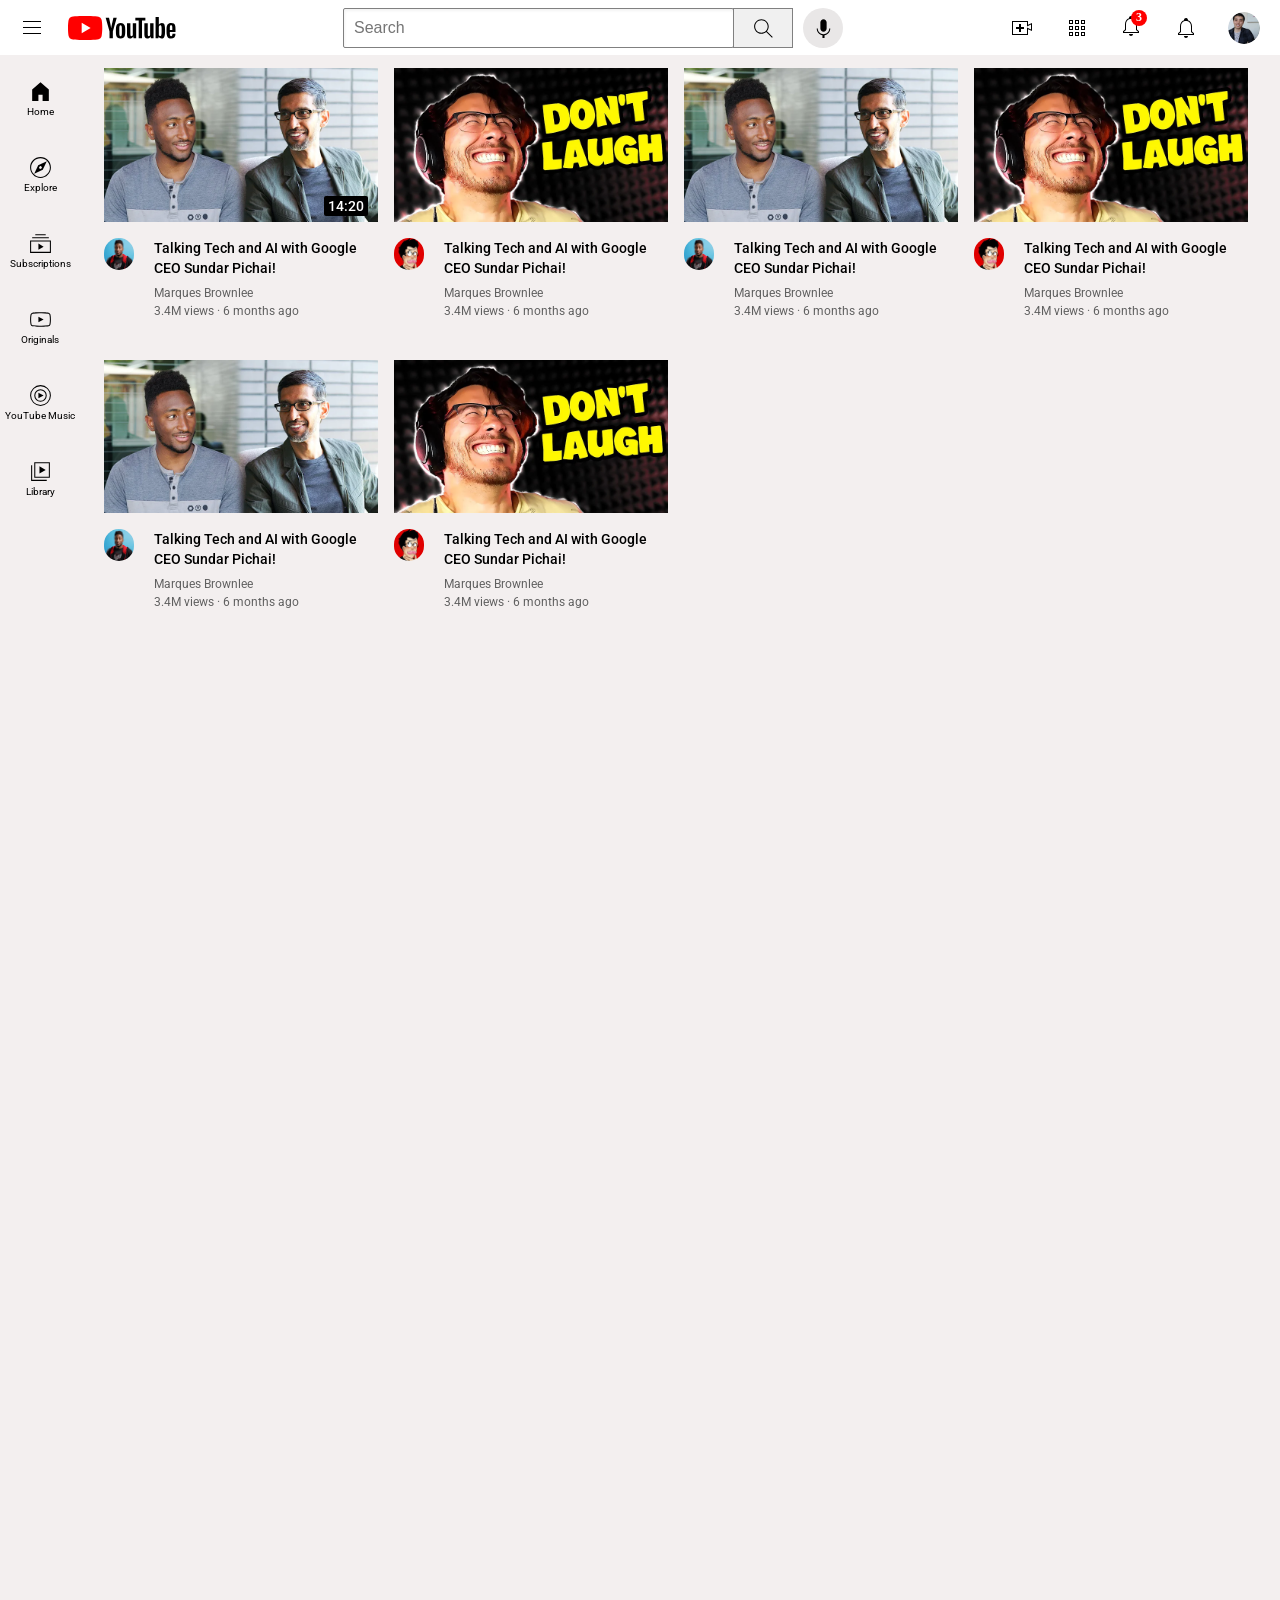
<file: index.html>
<!DOCTYPE html>
<html>
    <head>
        <link rel="stylesheet" href="styles/button.css">
        <link rel="preconnect" href="https://fonts.googleapis.com">
        <link rel="preconnect" href="https://fonts.gstatic.com" crossorigin>
        <link href="https://fonts.googleapis.com/css2?family=Roboto:ital,wght@0,100..900;1,100..900&display=swap" rel="stylesheet">
        <link rel="stylesheet" href="styles/video.css">
        <link rel="stylesheet" href="styles/general.css">
        <link rel="stylesheet" href="styles/header.css">
        <link rel="stylesheet" href="styles/sidebar.css">
    </head>
    <body>
        <div class="header">

            <div class="left-section"> 
                <img class="hamburger-menu" src="icons/hamburger-menu.svg" alt="Menu Icon" >    
                <img class="youtube-logo" src="icons/youtube-logo.svg" alt="YouTube Logo" >   
            </div>

            <div class="middle-section">
                <input class="search-bar" type="text" placeholder="Search">
                <button class="search-button">
                    <img class="search-icon" src="icons/search.svg" alt="Search Icon" >
                    <div class="tooltip">Search</div>
                </button>
                <button class="voice-search-button">
                    <img class="voice-search-icon" src="icons/voice-search-icon.svg" alt="Voice Search Icon" >
                </button>
            </div>

            <div class="right-section">
                <img class="upload-icon" src="icons/upload.svg" alt="upload Icon" >
                <img class="apps-icon" src="icons/youtube-apps.svg" alt="YouTube Icon" >
                <div class="notifications-icon-container">
                    <img class="notifications-icon" src="icons/notifications.svg" alt="Notifications Icon" >    
                    <div class="notification-badge">3</div>
                </div>
                <img class="notifications-icon" src="icons/notifications.svg" alt="Notifications Icon" >
                <img class="profile-picture" src="icons/my-channel.jpeg" alt="Profile Picture" width="32px">
            </div>

        </div>

        <div class="sidebar">
            <div class="sidebar-links">
                <img class="sidebar-icons" src="sidebar-icons/home.svg" alt="Home Icon" >
                <div class="sidebar-text">Home</div>
            </div>
            <div class="sidebar-links">
                <img class="sidebar-icons" src="sidebar-icons/explore.svg" alt="Explore Icon" >
                <div class="sidebar-text">Explore</div>
            </div>
            <div class="sidebar-links">
                <img class="sidebar-icons" src="sidebar-icons/subscriptions.svg" alt="subscriptions Icon" >
                <div class="sidebar-text">Subscriptions</div>
            </div>
            <div class="sidebar-links">
                <img class="sidebar-icons" src="sidebar-icons/originals.svg" alt="originals Icon" >
                <div class="sidebar-text">Originals</div>
            </div>
            <div class="sidebar-links">
                <img class="sidebar-icons" src="sidebar-icons/youtube-music.svg" alt="youtube-music Icon" >   
                <div class="sidebar-text">YouTube Music</div>
            </div>
            <div class="sidebar-links">
                <img class="sidebar-icons" src="sidebar-icons/library.svg" alt="library Icon" >
                <div class="sidebar-text">Library</div>
            </div>
        </div>

        <div class="video-grid">
            <div class="video-preview">        
                <div class="thumbnail-row">
                    <img class="thumbnail" src="thumbnail/thumbnail-1.webp" alt="Car Image">
                     <div class="video-time">
                    14:20
                </div>
                </div>
               
                <div class="video-info-grid">
                    <div class="channel-picture">
                        <img class="profile-picture" src="profile/channel-1.jpeg" alt="Car Image" width="30px">
                    </div>
                    <div class="video-info">
                        <p class="video-title">Talking Tech and AI with Google CEO Sundar Pichai! </p>
                        <p class="video-author">Marques Brownlee</p>
                        <p class="video-stats">3.4M views · 6 months ago</p>
                    </div>      
                </div>
            </div>

            <div class="video-preview">        
                <div class="thumbnail-row">
                    <img class="thumbnail" src="thumbnail/thumbnail-2.webp" alt="Car Image" >
                </div>
                <div class="video-info-grid">
                    <div class="channel-picture">
                        <img class="profile-picture" src="profile/channel-2.jpeg" alt="Car Image" width="30px">
                    </div>
                    <div class="video-info">
                        <p class="video-title">Talking Tech and AI with Google CEO Sundar Pichai! </p>
                        <p class="video-author">Marques Brownlee</p>
                        <p class="video-stats">3.4M views · 6 months ago</p>
                    </div>        
                </div>
            </div>

                        <div class="video-preview">        
                <div class="thumbnail-row">
                    <img class="thumbnail" src="thumbnail/thumbnail-1.webp" alt="Car Image" >
                </div>
                <div class="video-info-grid">
                    <div class="channel-picture">
                        <img class="profile-picture" src="profile/channel-1.jpeg" alt="Car Image" width="30px">
                    </div>
                    <div class="video-info">
                        <p class="video-title">Talking Tech and AI with Google CEO Sundar Pichai! </p>
                        <p class="video-author">Marques Brownlee</p>
                        <p class="video-stats">3.4M views · 6 months ago</p>
                    </div>      
                </div>
            </div>

            <div class="video-preview">        
                <div class="thumbnail-row">
                    <img class="thumbnail" src="thumbnail/thumbnail-2.webp" alt="Car Image" >
                </div>
                <div class="video-info-grid">
                    <div class="channel-picture">
                        <img class="profile-picture" src="profile/channel-2.jpeg" alt="Car Image" width="30px">
                    </div>
                    <div class="video-info">
                        <p class="video-title">Talking Tech and AI with Google CEO Sundar Pichai! </p>
                        <p class="video-author">Marques Brownlee</p>
                        <p class="video-stats">3.4M views · 6 months ago</p>
                    </div>        
                </div>
            </div>

            <div class="video-preview">        
                <div class="thumbnail-row">
                    <img class="thumbnail" src="thumbnail/thumbnail-1.webp" alt="Car Image" >
                </div>
                <div class="video-info-grid">
                    <div class="channel-picture">
                        <img class="profile-picture" src="profile/channel-1.jpeg" alt="Car Image" width="30px">
                    </div>
                    <div class="video-info">
                        <p class="video-title">Talking Tech and AI with Google CEO Sundar Pichai! </p>
                        <p class="video-author">Marques Brownlee</p>
                        <p class="video-stats">3.4M views · 6 months ago</p>
                    </div>      
                </div>
            </div>

            <div class="video-preview">        
                <div class="thumbnail-row">
                    <img class="thumbnail" src="thumbnail/thumbnail-2.webp" alt="Car Image">
                </div>
                <div class="video-info-grid">
                    <div class="channel-picture">
                        <img class="profile-picture" src="profile/channel-2.jpeg" alt="Car Image" width="30px">
                    </div>
                    <div class="video-info">
                        <p class="video-title">Talking Tech and AI with Google CEO Sundar Pichai! </p>
                        <p class="video-author">Marques Brownlee</p>
                        <p class="video-stats">3.4M views · 6 months ago</p>
                    </div>        
                </div>
            </div>
        </div>
    </body>
</html>
</file>
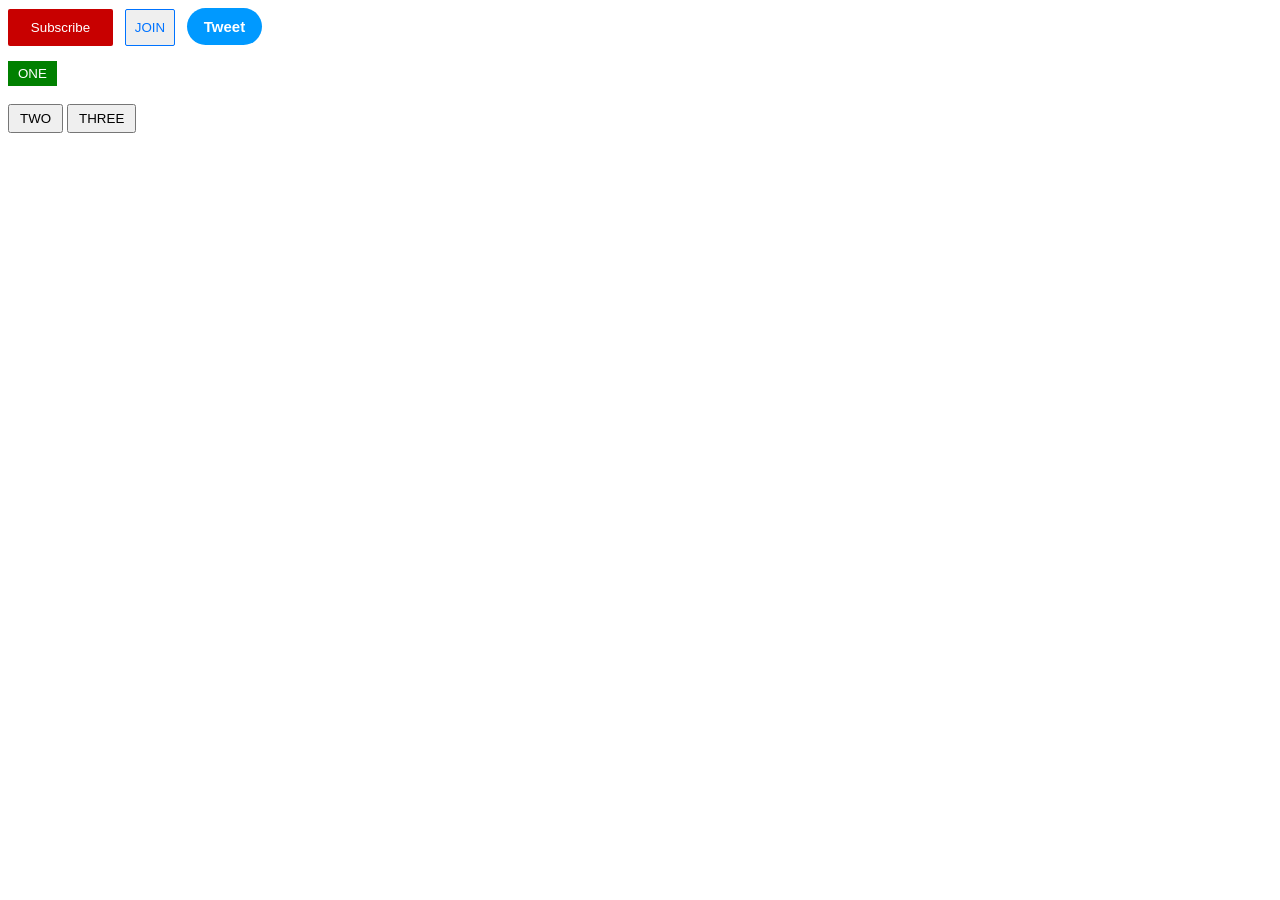
<file: buttons.html>
<!DOCTYPE html>
<html>
    <head>
        <link rel="stylesheet" href="styles/button.css">
    </head>
    <body>
        <button class="btn-sub">Subscribe</button>
        <button class="btn-join">JOIN</button>
        <button class="btn-tweet">Tweet</button>
        <div class="div-class">
            <button class="btn-one">ONE</button>
            <div><br>
            <button class="btn-two">TWO</button>
            <button class="btn-three">THREE</button>
            </div>
        </div>
    </body>
</html>
</file>
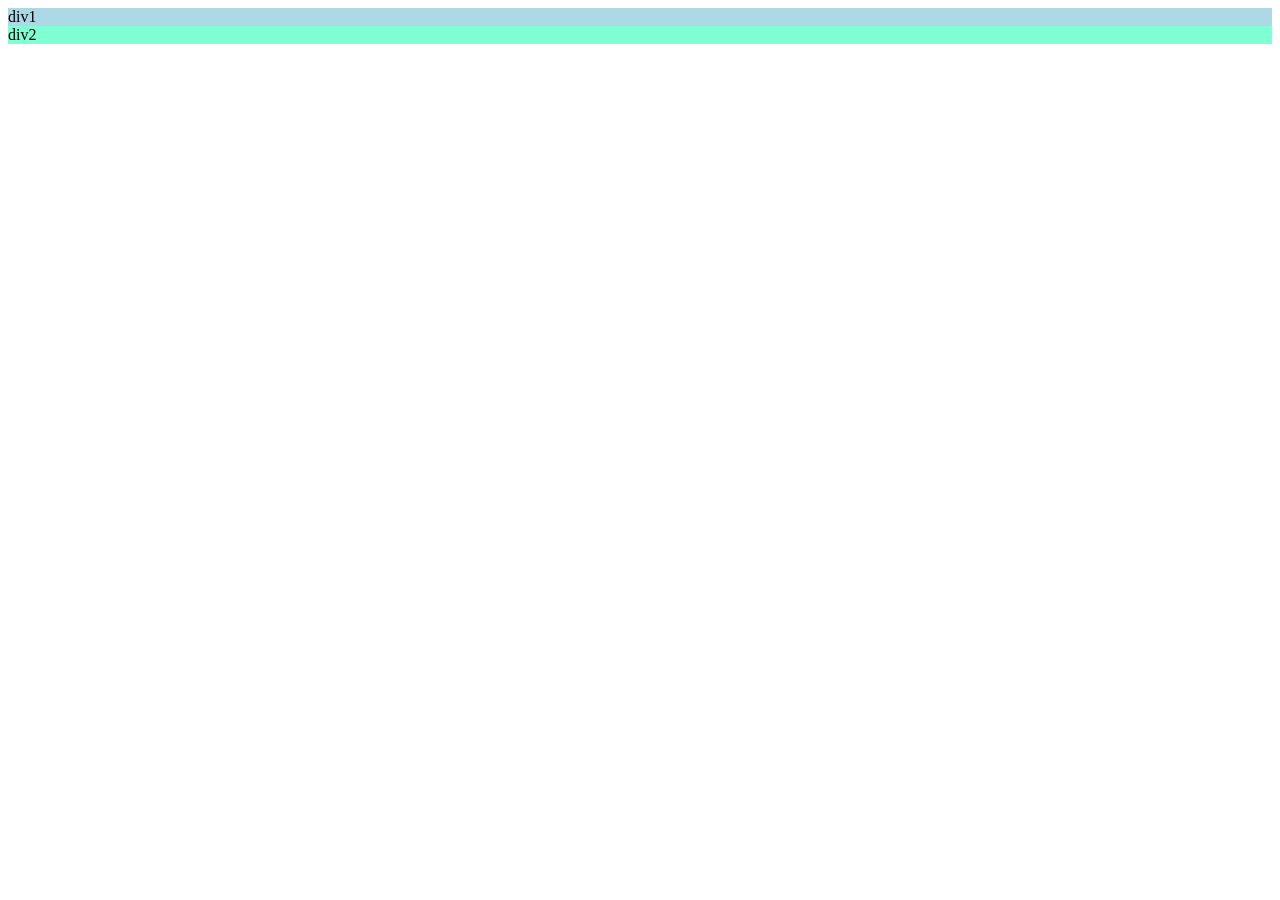
<file: flexbox-practice.html>
<!DOCTYPE html>
<html>
    <head>
        <title>Flexbox Practice</title>
    </head>
    <body>
        <div style="background-color: lightblue;">
            div1
        </div>
        <div style="background-color: aquamarine;">
            div2
        </div>
    </body>
</html>
</file>
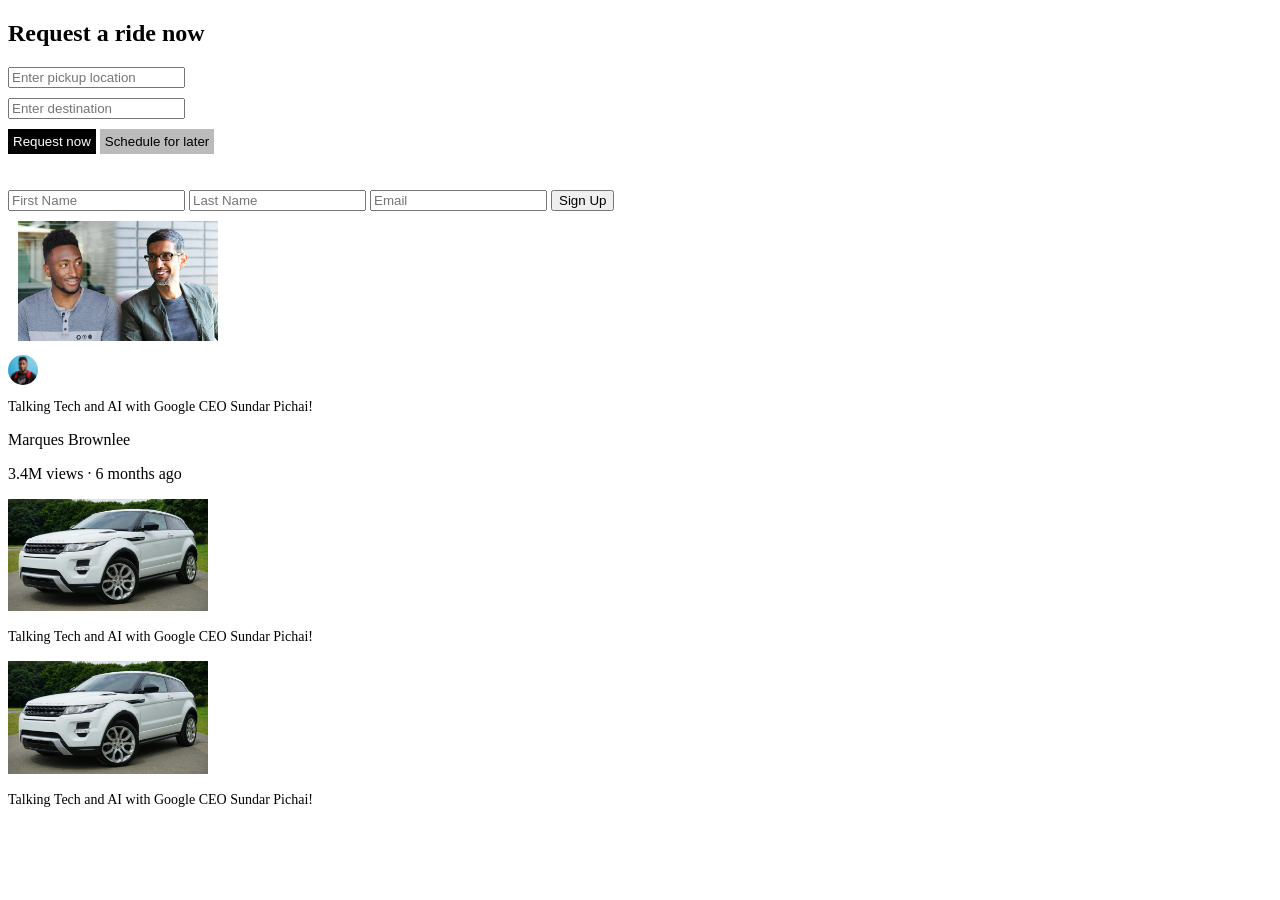
<file: Form.html>
<!DOCTYPE html>
<html>
    <head>
        <link rel="stylesheet" href="styles/button.css">
        <style>
        .pickup, .destination {
            display: block;
            margin-bottom: 10px;
        }
        .btn-req-now{
            background-color: black;
            color: white;
            padding: 5px;
            border: none;
        }
        .btn-sch-later{
            background-color: rgb(187, 187, 187);
            color: black;
            padding: 5px;
            border: none;
        }
        .thumbmail-container {
            display: inline-block;
            width: 200px;
            margin: 10px;
        }
        .thumbmail-container img {
            width: 200px;       /* desired display width */
            height: 120px;      /* desired display height */
            object-fit: cover;  /* cover = fill & crop, contain = fit with letterbox */
        /*     display: block;*/
        /*  
           margin: 0 auto;*/
        }
        .thumbmail-container{
             display: inline-block;
        }
        .video-profile {
            display: inline-block;
            border-radius: 35px;
            vertical-align: top;
        }
        .video-title{
            font-size: 14px;
            font-weight: 500;
        }
        .channel-name{

        }
        .video-stats{

        } 
        .video-grid{
            display: inline-block;
            margin-left: 10px;
        }
        </style>
    </head>
    <body>
        <div>
            <h2>Request a ride now</h2>
            <input type="text" class="pickup" placeholder="Enter pickup location">
            <input type="text" class="destination" placeholder="Enter destination">
            <button class="btn-req-now">Request now</button>
            <button class="btn-sch-later">Schedule for later</button>
        </div>
        <br><br>
        <div>
            <input type="text" class="fName" placeholder="First Name">
            <input type="text" class="fName" placeholder="Last Name">
            <input type="email" class="email" placeholder="Email">
            <button class="btn-signUp">Sign Up</button>
        </div>


        <div class="thumbmail-container">
                <img src="thumbnail/thumbnail-1.webp" alt="Car Image" width="200px">
        </div>
        <div class="video-tiles">
            <img class="video-profile" src="profile/channel-1.jpeg" alt="Car Image" width="30px">
            <p class="video-title">Talking Tech and AI with Google CEO Sundar Pichai! </p>
            <p class="channel-name">Marques Brownlee</p>
            <p class="video-stats">3.4M views · 6 months ago</p>
        </div>


        <div class="car-tiles">
           <img src="img/car1.jpg" alt="Car Image" width="200px">
           <p class="video-title">Talking Tech and AI with Google CEO Sundar Pichai! </p>
           <p class="channel-name"></p>
           <p class="video-stats"></p>
        </div>
        <div class="car-tiles">
           <img src="img/car1.jpg" alt="Car Image" width="200px">
           <p class="video-title">Talking Tech and AI with Google CEO Sundar Pichai! </p>
           <p class="channel-name"></p>
           <p class="video-stats"></p>
        </div> 
    </body>
</html>
</file>
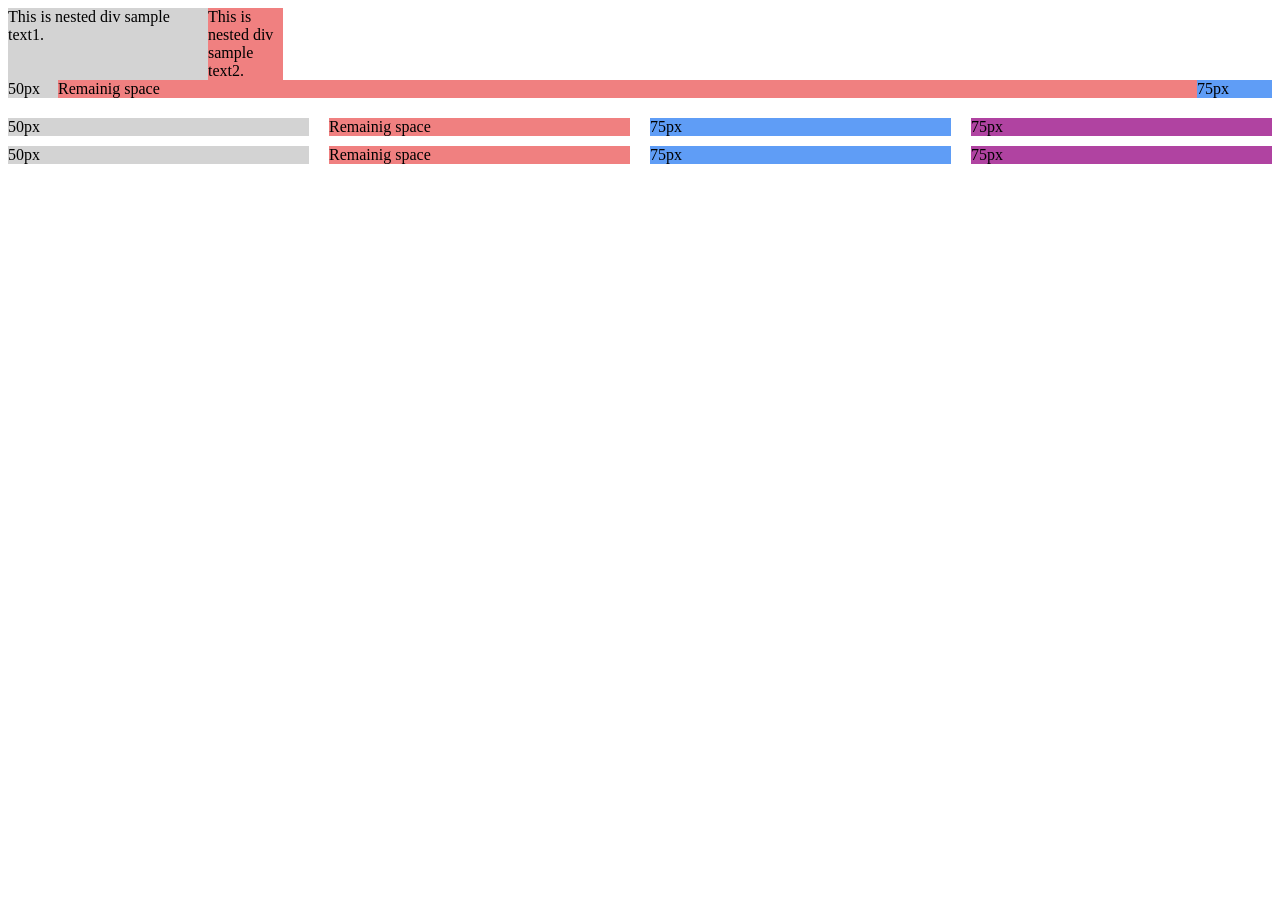
<file: grid-practice.html>
<!DOCTYPE html>
<html>
    <head>
        <style>
        .grid-class{
            display: grid;
            grid-template-columns: 200px 75px;
        }
        .grid-class1{
            display: grid;
            grid-template-columns: 50px 1fr 75px;
        }
        .grid-class2{
            display: grid;
            grid-template-columns: 1fr 1fr 1fr 1fr;
            column-gap: 20px;
            row-gap: 10px;
            margin-top: 20px;
        }
        </style>
    </head>

    <body>
<div class="grid-class">  
    <div style="background-color: lightgrey;">
        This is nested div sample text1.
    </div>
    <div style="background-color: lightcoral;">
        This is nested div sample text2.
    </div>
</div>

<div class="grid-class1">  
    <div style="background-color: lightgrey;">
        50px
    </div>
    <div style="background-color: lightcoral;">
        Remainig space
    </div>
    <div style="background-color: rgb(95, 157, 246);">
        75px
    </div>
</div>

<div class="grid-class2">  
    <div style="background-color: lightgrey;">
        50px
    </div>
    <div style="background-color: lightcoral;">
        Remainig space
    </div>
    <div style="background-color: rgb(95, 157, 246);">
        75px
    </div>
    <div style="background-color: rgb(176, 67, 161);">
        75px
    </div>
        <div style="background-color: lightgrey;">
        50px
    </div>
    <div style="background-color: lightcoral;">
        Remainig space
    </div>
    <div style="background-color: rgb(95, 157, 246);">
        75px
    </div>
    <div style="background-color: rgb(176, 67, 161);">
        75px
    </div>
</div>
    </body>
</html>
</file>
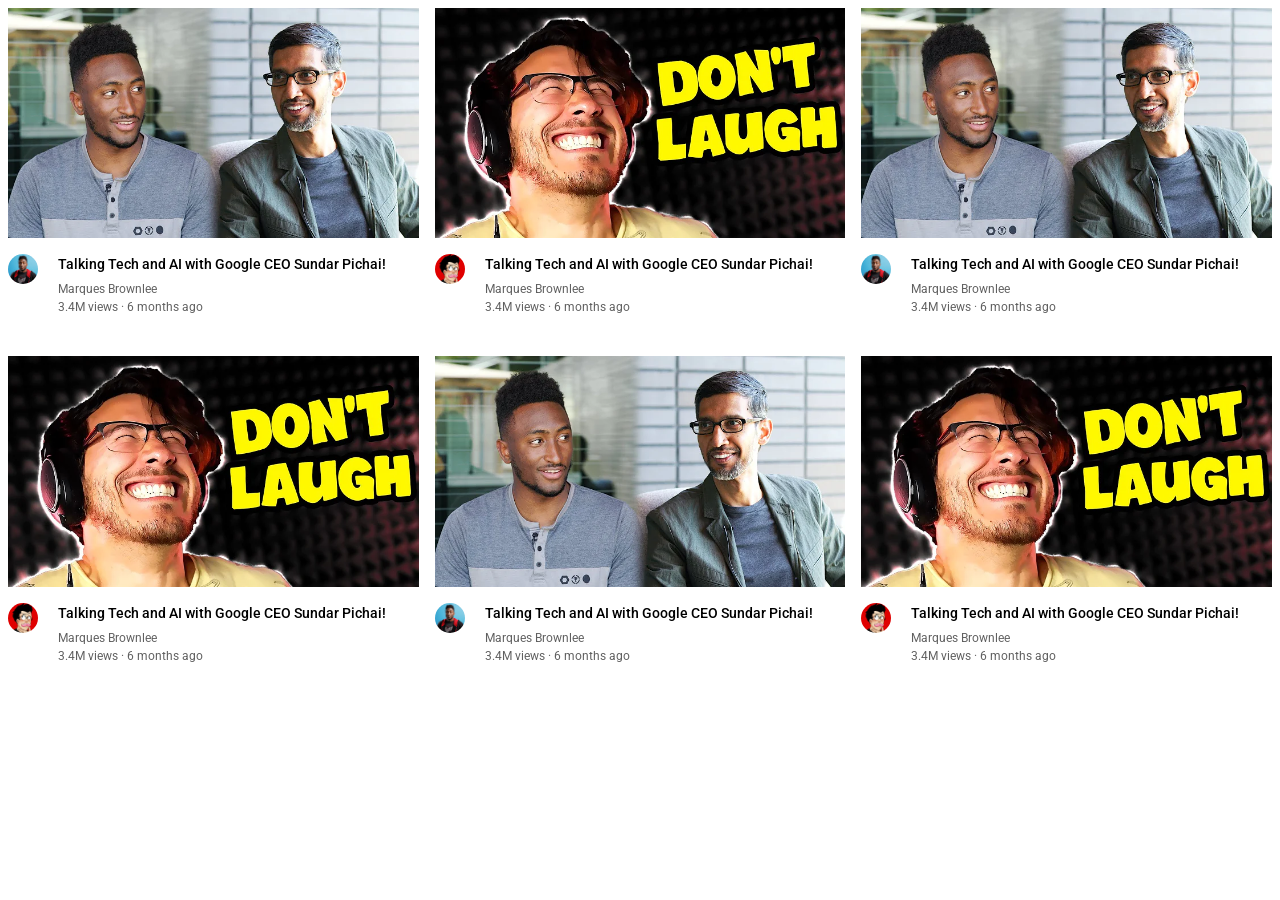
<file: grid.html>
<!DOCTYPE html>
<html>
    <head>
        <link rel="stylesheet" href="styles/button.css">
        <link rel="preconnect" href="https://fonts.googleapis.com">
        <link rel="preconnect" href="https://fonts.gstatic.com" crossorigin>
        <link href="https://fonts.googleapis.com/css2?family=Roboto:ital,wght@0,100..900;1,100..900&display=swap" rel="stylesheet">
        <style>
            p{
                font-family: Roboto,Arial;
            }
        .profile-picture {
            display: inline-block;
            border-radius: 40px;
            vertical-align: top;
        }
        .video-title{
            font-size: 14px;
            font-weight: 500;
            margin-top: 0;
            margin-bottom: 8px;
            line-height: 20px;
        }


        .thumbnail-row{
            margin-bottom: 12px;
        }
        .video-author,
        .video-stats{
            font-size: 12px;
            color: rgb(96, 96, 96);
            margin-bottom: 2px;
            margin-top: 2px;
;
        }
        .video-author{
            margin-bottom: 4px;
        }
        .video-info-grid{
            display: grid;

            grid-template-columns: 50px 1fr;
            
        }
        .video-grid{
            display: grid;
            grid-template-columns: 1fr 1fr 1fr;
            column-gap: 16px;
            row-gap: 40px;
        }
        .thumbnail{
            width: 100%;
        }
        </style>
    </head>
    <body>
        <div class="video-grid">
            <div class="video-preview">        
                <div class="thumbnail-row">
                    <img class="thumbnail" src="thumbnail/thumbnail-1.webp" alt="Car Image">
                </div>
                <div class="video-info-grid">
                    <div class="channel-picture">
                        <img class="profile-picture" src="profile/channel-1.jpeg" alt="Car Image" width="30px">
                    </div>
                    <div class="video-info">
                        <p class="video-title">Talking Tech and AI with Google CEO Sundar Pichai! </p>
                        <p class="video-author">Marques Brownlee</p>
                        <p class="video-stats">3.4M views · 6 months ago</p>
                    </div>      
                </div>
            </div>

            <div class="video-preview">        
                <div class="thumbnail-row">
                    <img class="thumbnail" src="thumbnail/thumbnail-2.webp" alt="Car Image" >
                </div>
                <div class="video-info-grid">
                    <div class="channel-picture">
                        <img class="profile-picture" src="profile/channel-2.jpeg" alt="Car Image" width="30px">
                    </div>
                    <div class="video-info">
                        <p class="video-title">Talking Tech and AI with Google CEO Sundar Pichai! </p>
                        <p class="video-author">Marques Brownlee</p>
                        <p class="video-stats">3.4M views · 6 months ago</p>
                    </div>        
                </div>
            </div>

                        <div class="video-preview">        
                <div class="thumbnail-row">
                    <img class="thumbnail" src="thumbnail/thumbnail-1.webp" alt="Car Image" >
                </div>
                <div class="video-info-grid">
                    <div class="channel-picture">
                        <img class="profile-picture" src="profile/channel-1.jpeg" alt="Car Image" width="30px">
                    </div>
                    <div class="video-info">
                        <p class="video-title">Talking Tech and AI with Google CEO Sundar Pichai! </p>
                        <p class="video-author">Marques Brownlee</p>
                        <p class="video-stats">3.4M views · 6 months ago</p>
                    </div>      
                </div>
            </div>

            <div class="video-preview">        
                <div class="thumbnail-row">
                    <img class="thumbnail" src="thumbnail/thumbnail-2.webp" alt="Car Image" >
                </div>
                <div class="video-info-grid">
                    <div class="channel-picture">
                        <img class="profile-picture" src="profile/channel-2.jpeg" alt="Car Image" width="30px">
                    </div>
                    <div class="video-info">
                        <p class="video-title">Talking Tech and AI with Google CEO Sundar Pichai! </p>
                        <p class="video-author">Marques Brownlee</p>
                        <p class="video-stats">3.4M views · 6 months ago</p>
                    </div>        
                </div>
            </div>

            <div class="video-preview">        
                <div class="thumbnail-row">
                    <img class="thumbnail" src="thumbnail/thumbnail-1.webp" alt="Car Image" >
                </div>
                <div class="video-info-grid">
                    <div class="channel-picture">
                        <img class="profile-picture" src="profile/channel-1.jpeg" alt="Car Image" width="30px">
                    </div>
                    <div class="video-info">
                        <p class="video-title">Talking Tech and AI with Google CEO Sundar Pichai! </p>
                        <p class="video-author">Marques Brownlee</p>
                        <p class="video-stats">3.4M views · 6 months ago</p>
                    </div>      
                </div>
            </div>

            <div class="video-preview">        
                <div class="thumbnail-row">
                    <img class="thumbnail" src="thumbnail/thumbnail-2.webp" alt="Car Image">
                </div>
                <div class="video-info-grid">
                    <div class="channel-picture">
                        <img class="profile-picture" src="profile/channel-2.jpeg" alt="Car Image" width="30px">
                    </div>
                    <div class="video-info">
                        <p class="video-title">Talking Tech and AI with Google CEO Sundar Pichai! </p>
                        <p class="video-author">Marques Brownlee</p>
                        <p class="video-stats">3.4M views · 6 months ago</p>
                    </div>        
                </div>
            </div>
        </div>
    </body>
</html>
</file>
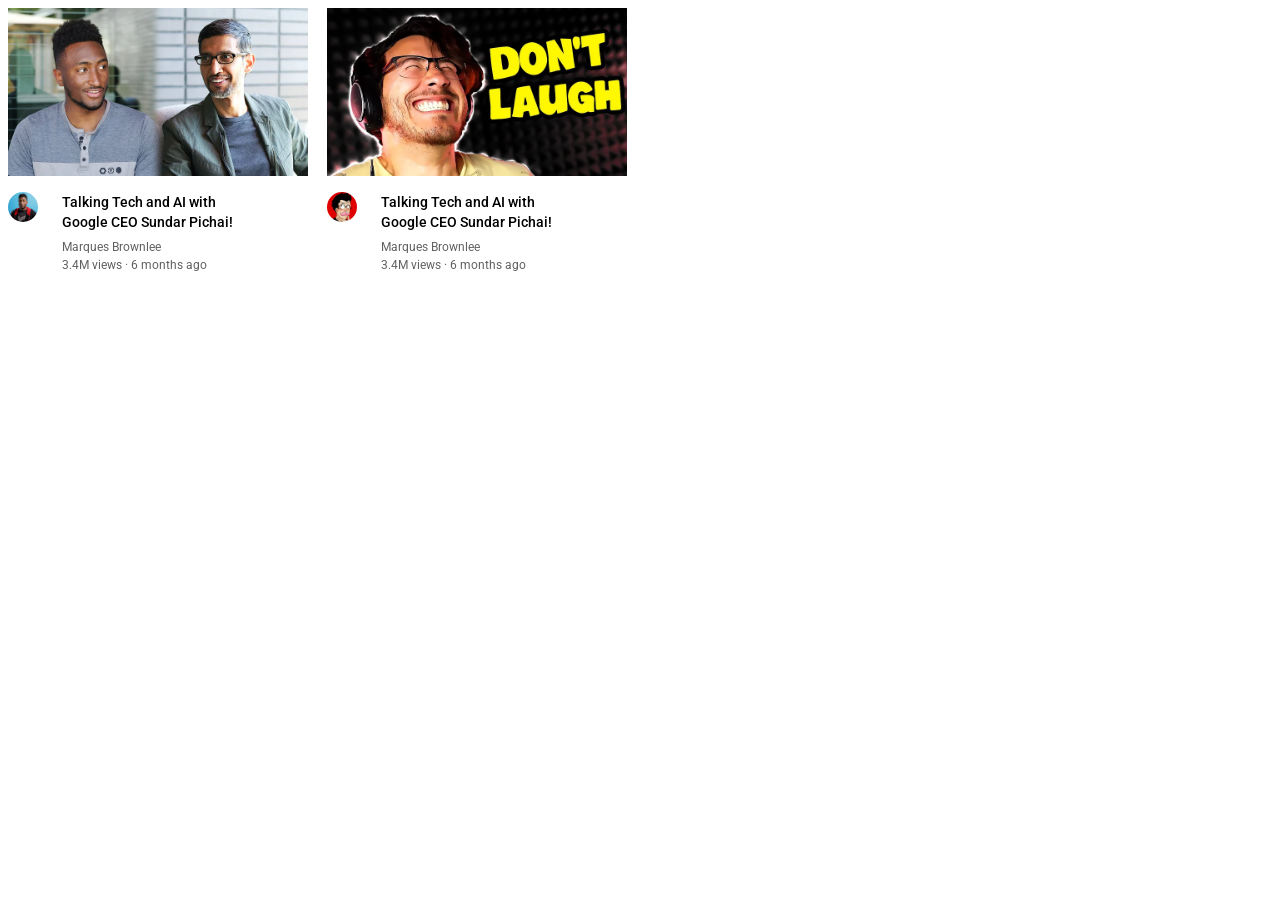
<file: layouts.html>
<!DOCTYPE html>
<html>
    <head>
        <link rel="stylesheet" href="styles/button.css">
        <link rel="preconnect" href="https://fonts.googleapis.com">
        <link rel="preconnect" href="https://fonts.gstatic.com" crossorigin>
        <link href="https://fonts.googleapis.com/css2?family=Roboto:ital,wght@0,100..900;1,100..900&display=swap" rel="stylesheet">
        <style>
            p{
                font-family: Roboto,Arial;
            }
        .profile-picture {
            display: inline-block;
            border-radius: 40px;
            vertical-align: top;
        }
        .video-title{
            font-size: 14px;
            font-weight: 500;
            margin-top: 0;
            margin-bottom: 8px;
            line-height: 20px;
        }

        .video-preview{
            display: inline-block;
            width: 300px;
            margin-right: 15px;
            vertical-align: top;
        }
        .channel-picture{
             display: inline-block;
             width: 50px;
             vertical-align: top;
        }
        .video-info{
            display: inline-block;
            width: 200px;
        }
        .thumbnail-row{
            margin-bottom: 12px;
        }
        .video-author,
        .video-stats{
            font-size: 12px;
            color: rgb(96, 96, 96);
            margin-bottom: 2px;
            margin-top: 2px;
;
        }
        .video-author{
            margin-bottom: 4px;
        }
        </style>
    </head>
    <body>
        <div class="video-preview">        
            <div class="thumbnail-row">
                <img src="thumbnail/thumbnail-1.webp" alt="Car Image" width="300px">
            </div>
            <div>
                <div class="channel-picture">
                    <img class="profile-picture" src="profile/channel-1.jpeg" alt="Car Image" width="30px">
                </div>
                <div class="video-info">
                    <p class="video-title">Talking Tech and AI with Google CEO Sundar Pichai! </p>
                    <p class="video-author">Marques Brownlee</p>
                    <p class="video-stats">3.4M views · 6 months ago</p>
                </div>      
            </div>
        </div>

        <div class="video-preview">        
            <div class="thumbnail-row">
                <img src="thumbnail/thumbnail-2.webp" alt="Car Image" width="300px">
            </div>
            <div>
                <div class="channel-picture">
                    <img class="profile-picture" src="profile/channel-2.jpeg" alt="Car Image" width="30px">
                </div>
                <div class="video-info">
                    <p class="video-title">Talking Tech and AI with Google CEO Sundar Pichai! </p>
                    <p class="video-author">Marques Brownlee</p>
                    <p class="video-stats">3.4M views · 6 months ago</p>
                </div>
                
                
            </div>
        </div>
       <!--


        <div class="thumbmail-container">
                <img src="thumbnail/thumbnail-1.webp" alt="Car Image" width="200px">
        </div>
        <div class="video-tiles">
            <img class="video-profile" src="profile/channel-1.jpeg" alt="Car Image" width="30px">
            <p class="video-title">Talking Tech and AI with Google CEO Sundar Pichai! </p>
            <p class="channel-name">Marques Brownlee</p>
            <p class="video-stats">3.4M views · 6 months ago</p>
        </div>


        <div class="car-tiles">
           <img src="img/car1.jpg" alt="Car Image" width="200px">
           <p class="video-title">Talking Tech and AI with Google CEO Sundar Pichai! </p>
           <p class="channel-name"></p>
           <p class="video-stats"></p>
        </div>
        <div class="car-tiles">
           <img src="img/car1.jpg" alt="Car Image" width="200px">
           <p class="video-title">Talking Tech and AI with Google CEO Sundar Pichai! </p>
           <p class="channel-name"></p>
           <p class="video-stats"></p>
        </div>  -->
    </body>
</html>
</file>
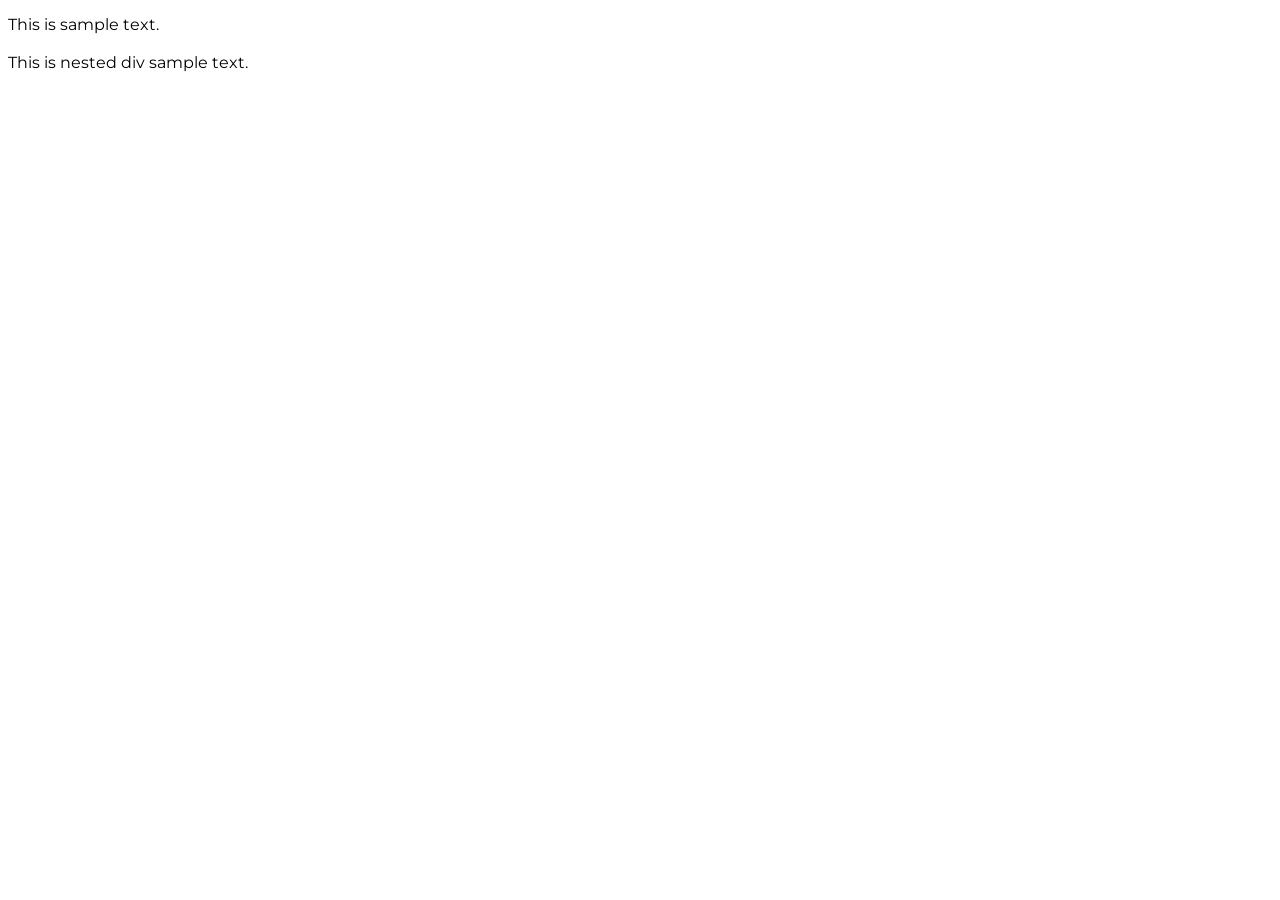
<file: text.html>
<!DOCTYPE html>
<html>
    <head>
        <link rel="stylesheet" href="styles/button.css">
        <link rel="preconnect" href="https://fonts.googleapis.com">
<link rel="preconnect" href="https://fonts.gstatic.com" crossorigin>
<link href="https://fonts.googleapis.com/css2?family=Montserrat:ital,wght@0,100..900;1,100..900&display=swap" rel="stylesheet">
    </head>
    <body>
        <div class="div-class">
            This is sample text.
            <div><br>
                This is nested div sample text.
            </div>
        </div>
    </body>
</html>
</file>
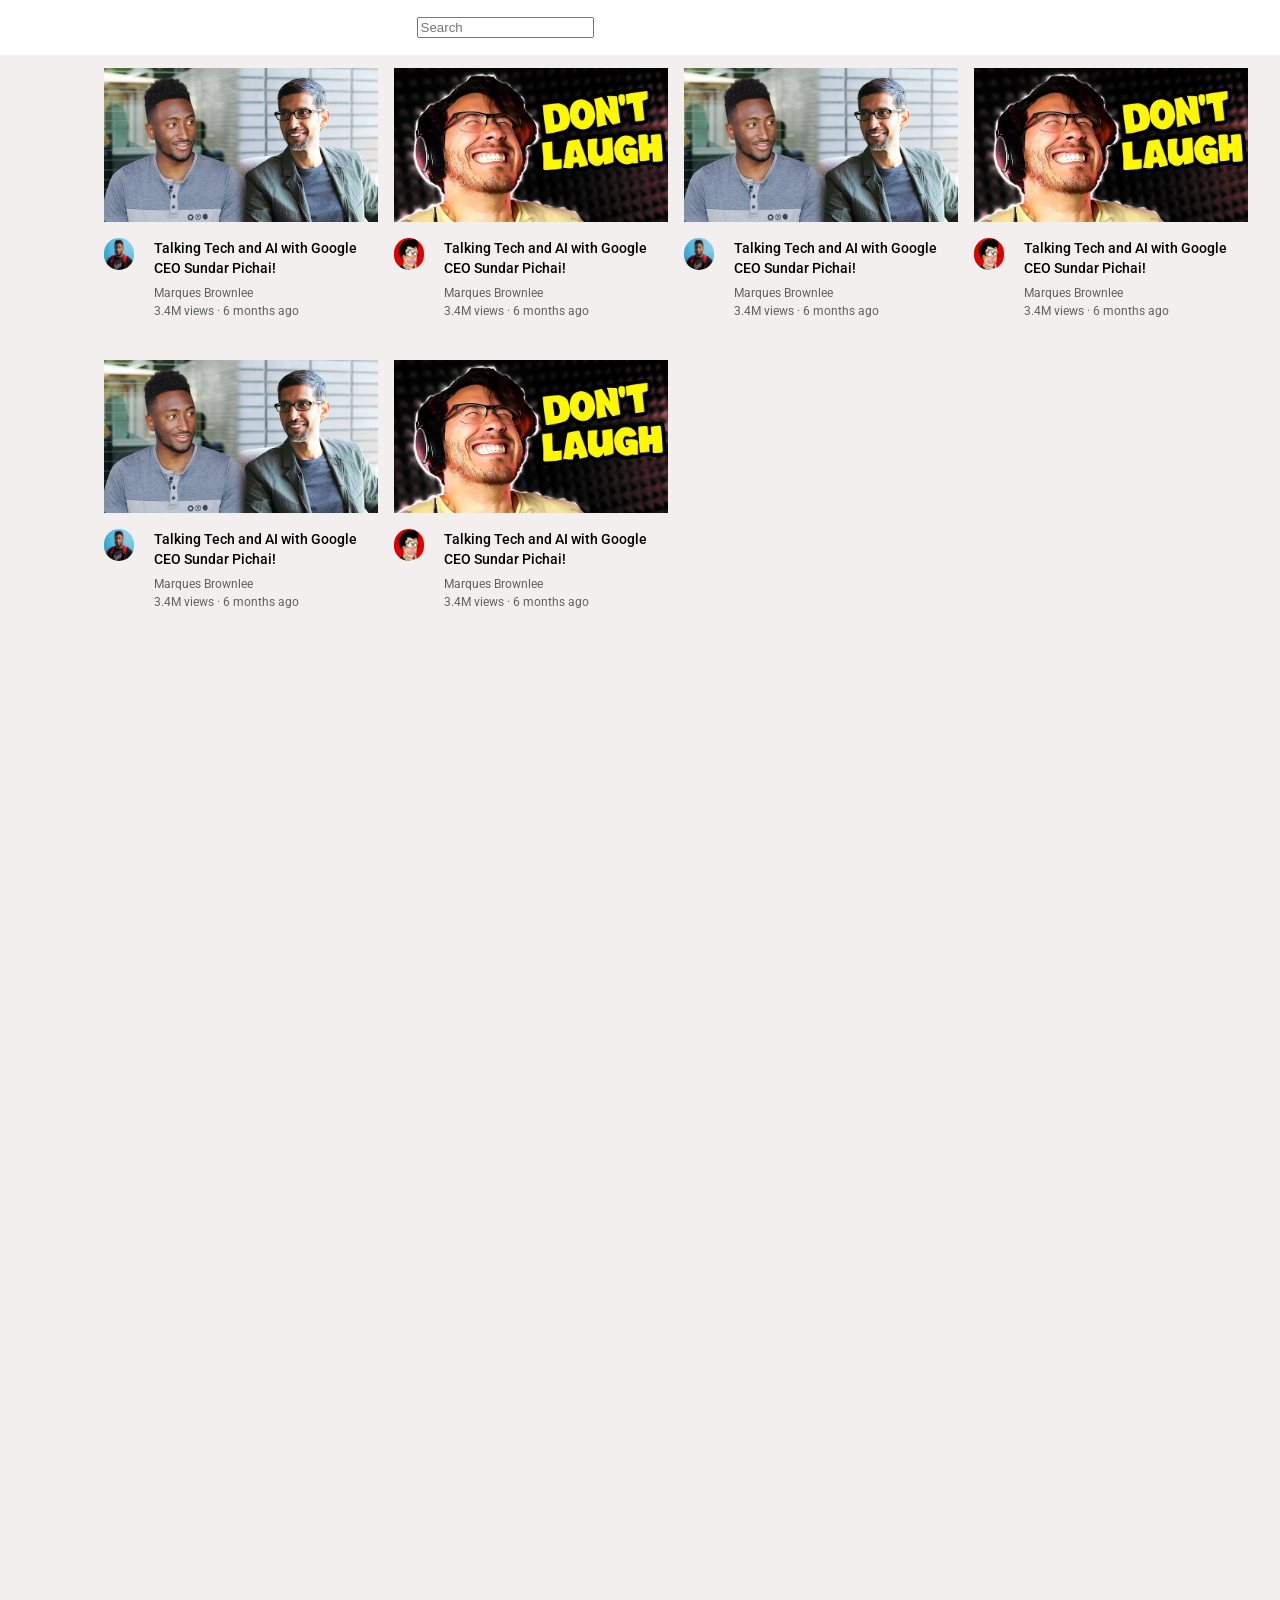
<file: youtube copy.html>
<!DOCTYPE html>
<html>
    <head>
        <link rel="stylesheet" href="styles/button.css">
        <link rel="preconnect" href="https://fonts.googleapis.com">
        <link rel="preconnect" href="https://fonts.gstatic.com" crossorigin>
        <link href="https://fonts.googleapis.com/css2?family=Roboto:ital,wght@0,100..900;1,100..900&display=swap" rel="stylesheet">
        <link rel="stylesheet" href="styles/video.css">
        <link rel="stylesheet" href="styles/general.css">
        <link rel="stylesheet" href="styles/header.css">
    </head>
    <body>
        <div class="header">
            <div class="left-section">            
            </div>
            <div class="middle-section">
                <input type="text" placeholder="Search">
            </div>
            <div class="right-section">
            </div>
        </div>

        <div class="video-grid">
            <div class="video-preview">        
                <div class="thumbnail-row">
                    <img class="thumbnail" src="thumbnail/thumbnail-1.webp" alt="Car Image">
                </div>
                <div class="video-info-grid">
                    <div class="channel-picture">
                        <img class="profile-picture" src="profile/channel-1.jpeg" alt="Car Image" width="30px">
                    </div>
                    <div class="video-info">
                        <p class="video-title">Talking Tech and AI with Google CEO Sundar Pichai! </p>
                        <p class="video-author">Marques Brownlee</p>
                        <p class="video-stats">3.4M views · 6 months ago</p>
                    </div>      
                </div>
            </div>

            <div class="video-preview">        
                <div class="thumbnail-row">
                    <img class="thumbnail" src="thumbnail/thumbnail-2.webp" alt="Car Image" >
                </div>
                <div class="video-info-grid">
                    <div class="channel-picture">
                        <img class="profile-picture" src="profile/channel-2.jpeg" alt="Car Image" width="30px">
                    </div>
                    <div class="video-info">
                        <p class="video-title">Talking Tech and AI with Google CEO Sundar Pichai! </p>
                        <p class="video-author">Marques Brownlee</p>
                        <p class="video-stats">3.4M views · 6 months ago</p>
                    </div>        
                </div>
            </div>

                        <div class="video-preview">        
                <div class="thumbnail-row">
                    <img class="thumbnail" src="thumbnail/thumbnail-1.webp" alt="Car Image" >
                </div>
                <div class="video-info-grid">
                    <div class="channel-picture">
                        <img class="profile-picture" src="profile/channel-1.jpeg" alt="Car Image" width="30px">
                    </div>
                    <div class="video-info">
                        <p class="video-title">Talking Tech and AI with Google CEO Sundar Pichai! </p>
                        <p class="video-author">Marques Brownlee</p>
                        <p class="video-stats">3.4M views · 6 months ago</p>
                    </div>      
                </div>
            </div>

            <div class="video-preview">        
                <div class="thumbnail-row">
                    <img class="thumbnail" src="thumbnail/thumbnail-2.webp" alt="Car Image" >
                </div>
                <div class="video-info-grid">
                    <div class="channel-picture">
                        <img class="profile-picture" src="profile/channel-2.jpeg" alt="Car Image" width="30px">
                    </div>
                    <div class="video-info">
                        <p class="video-title">Talking Tech and AI with Google CEO Sundar Pichai! </p>
                        <p class="video-author">Marques Brownlee</p>
                        <p class="video-stats">3.4M views · 6 months ago</p>
                    </div>        
                </div>
            </div>

            <div class="video-preview">        
                <div class="thumbnail-row">
                    <img class="thumbnail" src="thumbnail/thumbnail-1.webp" alt="Car Image" >
                </div>
                <div class="video-info-grid">
                    <div class="channel-picture">
                        <img class="profile-picture" src="profile/channel-1.jpeg" alt="Car Image" width="30px">
                    </div>
                    <div class="video-info">
                        <p class="video-title">Talking Tech and AI with Google CEO Sundar Pichai! </p>
                        <p class="video-author">Marques Brownlee</p>
                        <p class="video-stats">3.4M views · 6 months ago</p>
                    </div>      
                </div>
            </div>

            <div class="video-preview">        
                <div class="thumbnail-row">
                    <img class="thumbnail" src="thumbnail/thumbnail-2.webp" alt="Car Image">
                </div>
                <div class="video-info-grid">
                    <div class="channel-picture">
                        <img class="profile-picture" src="profile/channel-2.jpeg" alt="Car Image" width="30px">
                    </div>
                    <div class="video-info">
                        <p class="video-title">Talking Tech and AI with Google CEO Sundar Pichai! </p>
                        <p class="video-author">Marques Brownlee</p>
                        <p class="video-stats">3.4M views · 6 months ago</p>
                    </div>        
                </div>
            </div>
        </div>
    </body>
</html>
</file>
<file: styles/button.css>
.btn-sub {
        background-color: rgb(200, 0, 0);
        color: white;
        border-radius: 2px;
        height: 37px;
        width: 105px;
        border: none;
        cursor: pointer;
        margin-right: 8px;
        transition: opacity 0.3s;
    }
    .btn-sub:hover{
        opacity: 0.8;
    }
    .btn-sub:active{
         opacity: 0.4;
    }
    .btn-join{
        color: rgb(0, 115, 255);
        border:rgb(0, 115, 255)  1px solid;
        height: 37px;  
        width: 50px;
        cursor: pointer;
        border-radius: 2px;

    }
    .btn-tweet{
        background-color: rgb(0, 153, 255);
        color: white;
        border: none;
        border-radius: 20px;
        height: 37px;
        width: 75px;
        font-weight: bold;
        font-size: 15px;
        cursor: pointer;
        margin-left: 8px;
       transition: box-shadow 0.3s;
    }
     .btn-tweet:hover{
      box-shadow: 5px 5px 5px 0px rgba(0,0,0,0.8);
    }
    .div-class{
        margin-top: 15px;
    }
    .btn-one{
        padding-left: 10px;
        padding-right: 10px;
        padding-top: 5px;
        padding-bottom: 5px;
        background-color: green;
        color: white;
        border:none;
        /*transition: margin-left 0.15s;*/
        
    }
    .btn-one:hover{
       /* margin-left: 5px;
        margin-right: 5px;*/
        box-shadow: 0 0 0 5px green; 
      
    }
    .btn-two{
        padding: 5px 10px;
    }
    .btn-three{
        padding: 5px 10px;
    }
    .div-class{
        font-family: Montserrat ,Georgia, 'Times New Roman', Times, serif;
    }
</file>
<file: styles/video.css>
.profile-picture {
            display: inline-block;
            border-radius: 40px;
            vertical-align: top;
        }
        .video-title{
            font-size: 14px;
            font-weight: 500;
            margin-top: 0;
            margin-bottom: 8px;
            line-height: 20px;
        }


        .thumbnail-row{
            margin-bottom: 12px;
            position: relative;
        }
        .video-author,
        .video-stats{
            font-size: 12px;
            color: rgb(96, 96, 96);
            margin-bottom: 2px;
            margin-top: 2px;
;
        }
        .video-author{
            margin-bottom: 4px;
        }
        .video-info-grid{
            display: grid;

            grid-template-columns: 50px 1fr;
            
        }
        .video-grid{
            display: grid;
            grid-template-columns: 1fr 1fr 1fr;
            column-gap: 16px;
            row-gap: 40px;
        }
        @media (max-width: 750px) {
            .video-grid{
                grid-template-columns: 1fr 1fr;
            }
        }
        @media (min-width: 751px) and (max-width: 999px) {
            .video-grid{
                grid-template-columns: 1fr 1fr 1fr ;
            }
        }
        @media (min-width: 1000px) {
            .video-grid{
                grid-template-columns: 1fr 1fr 1fr 1fr;
            }
        }
        .thumbnail{
            width: 100%;
        }
        .video-time{
            background-color: black;
            color: white;
            position: absolute;
            bottom:10px;
            right:10px;
            font-family: Roboto, arial, sans-serif;
            font-size: 14px;
            padding-left: 4px;
            padding-right: 4px;
            border-radius: 2px;
            padding-top: 2px;
            padding-bottom: 2px;
            font-weight: 500;
        }
</file>
<file: styles/general.css>
p{
                font-family: Roboto,Arial;
            }
            body{
                padding-bottom: 3000px;
                padding-top: 60px;
                padding-left: 96px;
                padding-right: 24px;
                background-color:rgb(243, 239, 239)
            }
</file>
<file: styles/header.css>
.header{
    height: 55px;
    display: flex;
    flex-direction: row;
    justify-content: space-between;
    position:fixed;
    top:0;
    left:0;
    right:0;
    background-color: white;
    z-index: 1000;
}
.left-section{
    display: flex;
    align-items: center;
}
.hamburger-menu{
    height:24px;
    margin-left: 20px;
    margin-right: 24px;
}
.youtube-logo{
    height: 24px;
}
.middle-section{
    flex:1;
    display: flex;
    justify-content: center;
    align-items: center;
    max-width: 500px;
}
.search-bar{
    height: 36px;
    flex:1;
    font-size: 16px;
    padding-left: 10px;
    border-width: 1px;
    border-style: solid;
    border-color: grey;
    border-radius: 2px;
    box-shadow: inset 1px 2px 3px rgba(0,0,0,0.05);
}
.search-bar::placeholder{
    font-family: Robot,Arial,sans-serif;
    font-size: 16px;
}

.search-button{
height: 40px;
width: 60px;
background-color: rgb(240,240,240);
border-width: 1px;
border-style: solid;
border-color: grey;
margin-left: -1px;
margin-right: 10px;
position: relative;
}

.search-button .tooltip{

    background-color: grey;
    color:white;
    position: absolute;
    bottom:-30px;
    padding-top:4px;
    padding-bottom:4px;
    padding-left:8px;
    padding-right:8px;
    border-radius: 2px;
    font-size:12px;
    opacity: 0;
    transition: opacity 0.3s;
    pointer-events: none;
}

.search-button:hover .tooltip{
    opacity: 1;
}
.search-icon{
    height: 25px;
    margin-top: 4px;
}
.voice-search-button{
height: 40px;
width: 40px ;
border-radius: 20px;
border:none;
background-color: rgb(233, 231, 231);
}
.voice-search-icon{
    height: 25px;
    margin-top: 4px;
}
.right-section{
    width: 250px;
    display: flex;
    align-items: center;
    justify-content: space-between;
    margin-right: 20px;
    flex-shrink: 0;
}
.upload-icon{
    height: 24px;
}
.apps-icon{
    height: 24px;
}
.notifications-icon{
    height: 24px;
}
.profile-picture{
    height: 32px;
    border-radius: 16px;
}
.notifications-icon-container{
    position: relative;
}
.notification-badge{
    position: absolute;
    top: -4px;
    right: -4px;
    background-color: red;
    color: white;
    font-size: 12px;
    font-weight: bold;
    width: 16px;
    height: 16px;
    border-radius: 8px;
    display: flex;
    align-items: center;
    justify-content: center;

}
</file>
<file: styles/sidebar.css>
.sidebar{
    position:fixed;
    top:60px;
    left:0;
    bottom:0;
    width: 80px;
    z-index: 1001;
}
.sidebar-links{
    height: 76px;
    display: flex;
    justify-content: center;
    align-items: center;
    flex-direction: column;
    cursor: pointer;
    
}
.sidebar-links:hover{
    background-color: rgb(241, 240, 240);
}
.sidebar-icons{
    height:25px;
    margin-bottom: 2px;

}
.sidebar-text{
    font-family: Roboto, arial, sans-serif;
    font-size: 10px;
    
}
</file>
